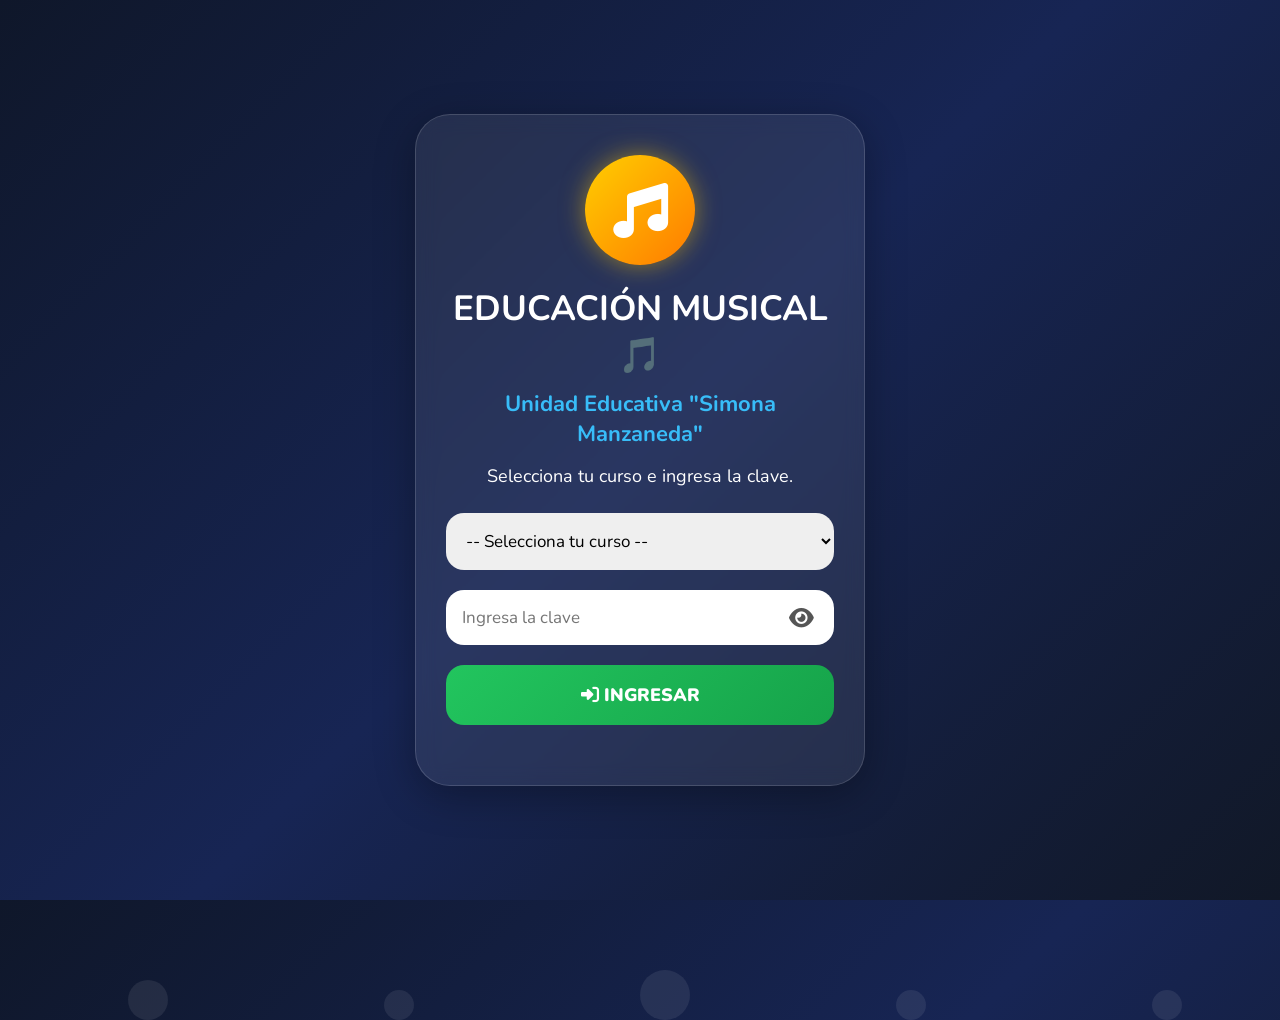
<file: index.html>
<!DOCTYPE html>
<html lang="es">

<head>

    <meta charset="UTF-8">
    <meta name="viewport" content="width=device-width, initial-scale=1.0">

    <title>
        Acceso | Educación Musical
    </title>

    <!-- CSS -->
    <link rel="stylesheet" href="estilo.css">

    <!-- ICONOS -->
    <link rel="stylesheet"
    href="https://cdnjs.cloudflare.com/ajax/libs/font-awesome/6.5.2/css/all.min.css"/>

    <!-- FUENTE -->
    <link href="https://fonts.googleapis.com/css2?family=Nunito:wght@400;700;900&display=swap" rel="stylesheet">

</head>

<body>

    <!-- FONDO -->
    <div class="background">

        <span></span>
        <span></span>
        <span></span>
        <span></span>
        <span></span>

    </div>

    <!-- LOGIN -->
    <main class="login-container">

        <div class="login-box">

            <div class="logo">

                <i class="fa-solid fa-music"></i>

            </div>

            <h1>
                EDUCACIÓN MUSICAL 🎵
            </h1>

            <h2>
                Unidad Educativa "Simona Manzaneda"
            </h2>

            <p>
                Selecciona tu curso e ingresa la clave.
            </p>

            <!-- SELECT -->
            <select id="curso">

                <option value="">
                    -- Selecciona tu curso --
                </option>

                <option value="1ro">
                    1RO PRIMARIA
                </option>

                <option value="2do">
                    2DO PRIMARIA
                </option>

                <option value="3ro">
                    3RO PRIMARIA
                </option>

                <option value="4to">
                    4TO PRIMARIA
                </option>

                <option value="5to">
                    5TO PRIMARIA
                </option>

                <option value="6to">
                    6TO PRIMARIA
                </option>

            </select>

            <!-- CLAVE -->
            <div class="password-box">

                <input type="password"
                id="clave"
                placeholder="Ingresa la clave">

                <i class="fa-solid fa-eye"
                id="iconoClave"
                onclick="mostrarClave()"></i>

            </div>

            <!-- BOTON -->
            <button onclick="ingresar()">

                <i class="fa-solid fa-right-to-bracket"></i>
                INGRESAR

            </button>

            <!-- MENSAJE -->
            <div id="mensaje"></div>

        </div>

    </main>

    <!-- JS -->
    <script src="login.js"></script>

</body>
</html>
</file>
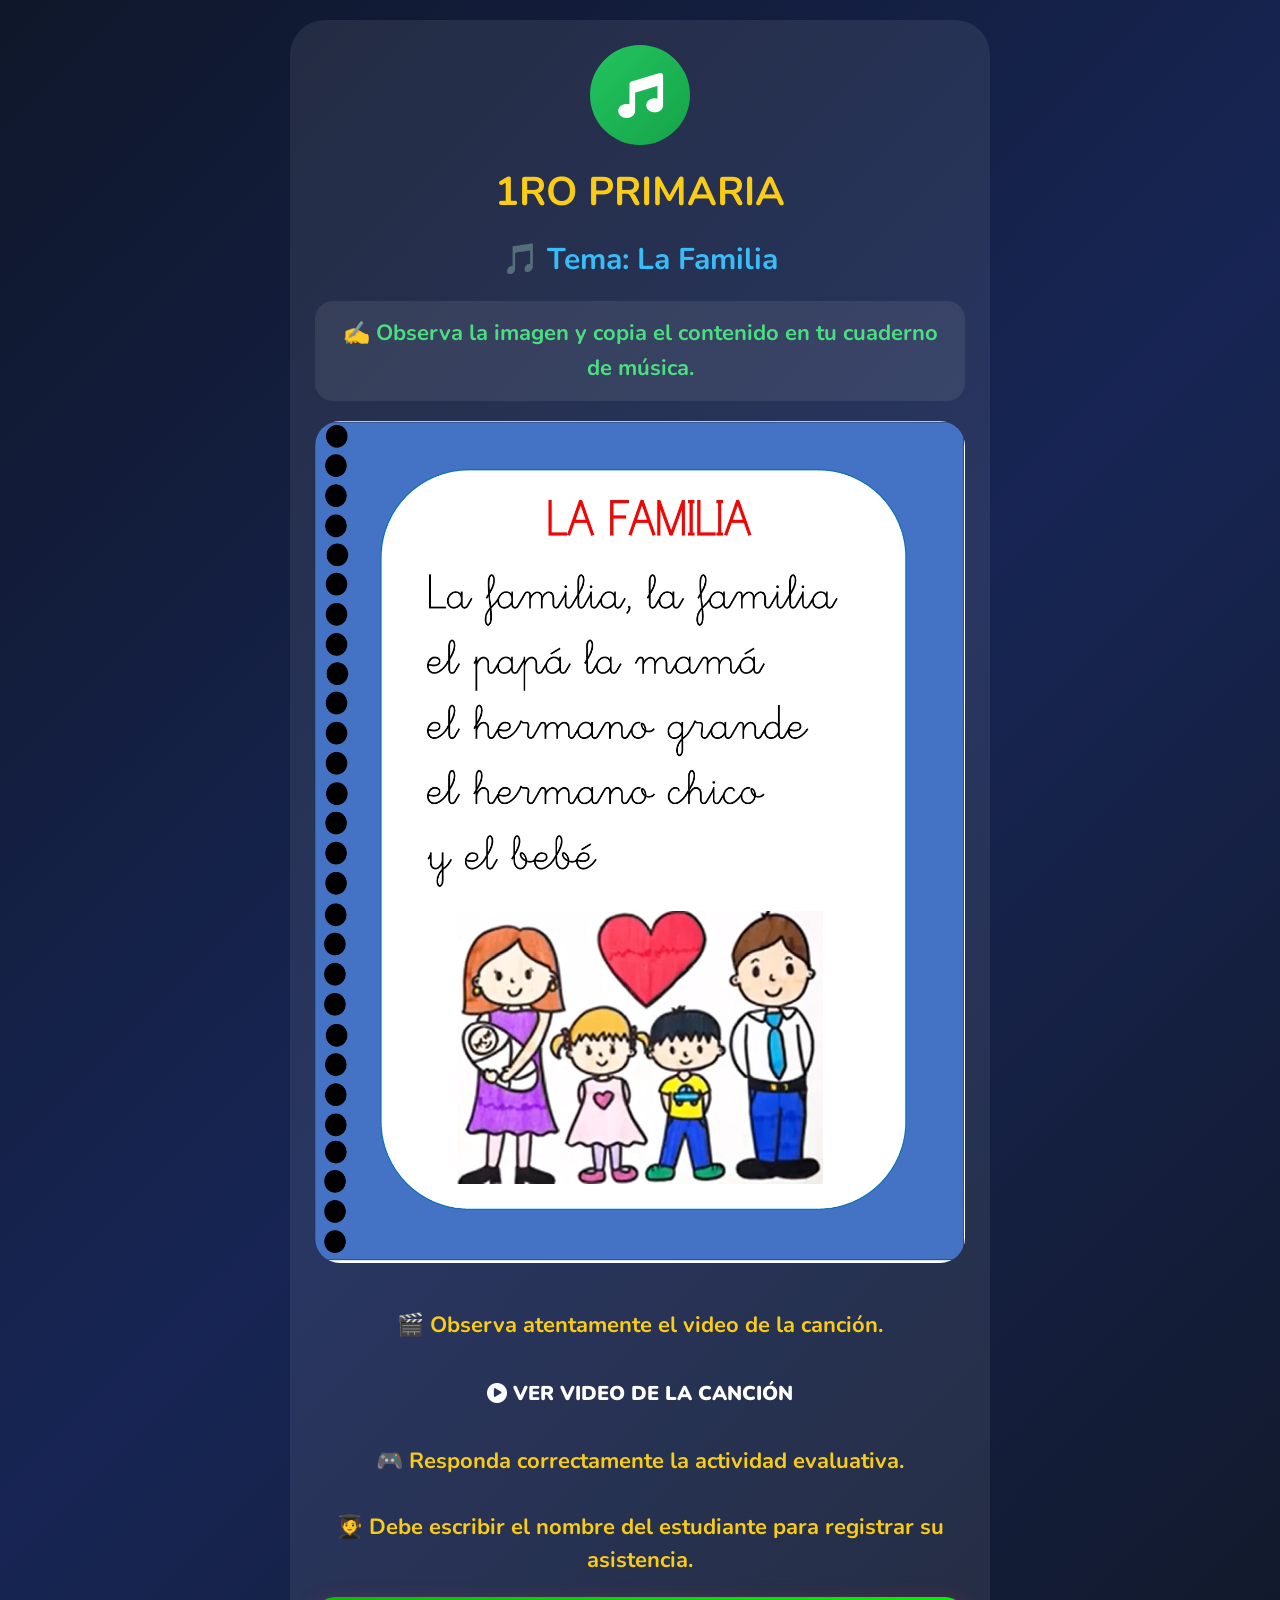
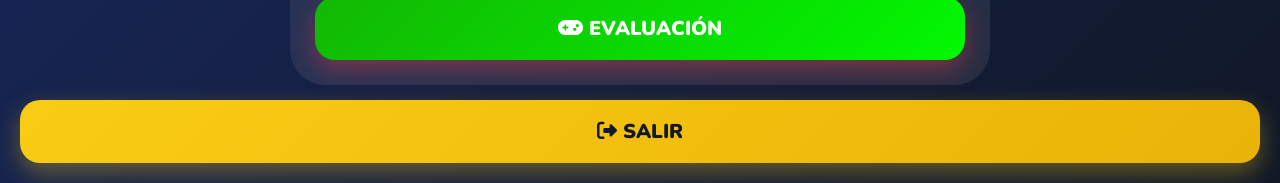
<file: 1ro.html>
<!DOCTYPE html>
<html lang="es">
<head>
    <meta charset="UTF-8">
    <meta name="viewport" content="width=device-width, initial-scale=1.0">
    <title>1RO PRIMARIA</title>
    <link rel="stylesheet" href="curso.css">
    <link rel="stylesheet"
    href="https://cdnjs.cloudflare.com/ajax/libs/font-awesome/6.5.2/css/all.min.css"/>
    <link href="https://fonts.googleapis.com/css2?family=Nunito:wght@400;700;900&display=swap" rel="stylesheet">
</head>

<body>
    <div class="container">
        <div class="card">
            <div class="icono verde">
                <i class="fa-solid fa-music"></i>
            </div>

            <h1>1RO PRIMARIA</h1>
            <h2>
            🎵 Tema: La Familia
            </h2>
            <h3>
            ✍️ Observa la imagen y copia el contenido en tu cuaderno de música.
            </h3>
            <img src="imagenes/Curso1.jpg"
            class="imagen"
            onclick="abrirImagen(this.src)">

<p>
🎬 Observa atentamente el video de la canción.
</p>

<div class="video-link">

    <a href="https://youtu.be/qru7S2wXqYM"
    target="_blank"
    class="btn video-btn">

    <i class="fa-solid fa-circle-play"></i>
    VER VIDEO DE LA CANCIÓN

    </a>

</div>

<p>
🎮 Responda correctamente la actividad evaluativa.
<br><br>
🧑‍🎓 Debe escribir el nombre del estudiante para registrar su asistencia.
</p>
            <a href="https://kahoot.it/challenge/0051938577"
            target="_blank"
            class="btn rojo">
            <i class="fa-solid fa-gamepad"></i>
            EVALUACIÓN
            </a>
        </div>
    </div>

    <!-- MODAL -->
    <div id="modalImagen" class="modal">
        <span class="cerrar" onclick="cerrarImagen()">
            &times;
        </span>
        <img class="modal-contenido" id="imgGrande">
    </div>

    <!-- BOTON SALIR -->
    <button class="btn salir"
    onclick="salirPagina()">
    <i class="fa-solid fa-right-from-bracket"></i>
    SALIR
    </button>

    <script src="curso.js"></script>

</body>
</html>
</file>
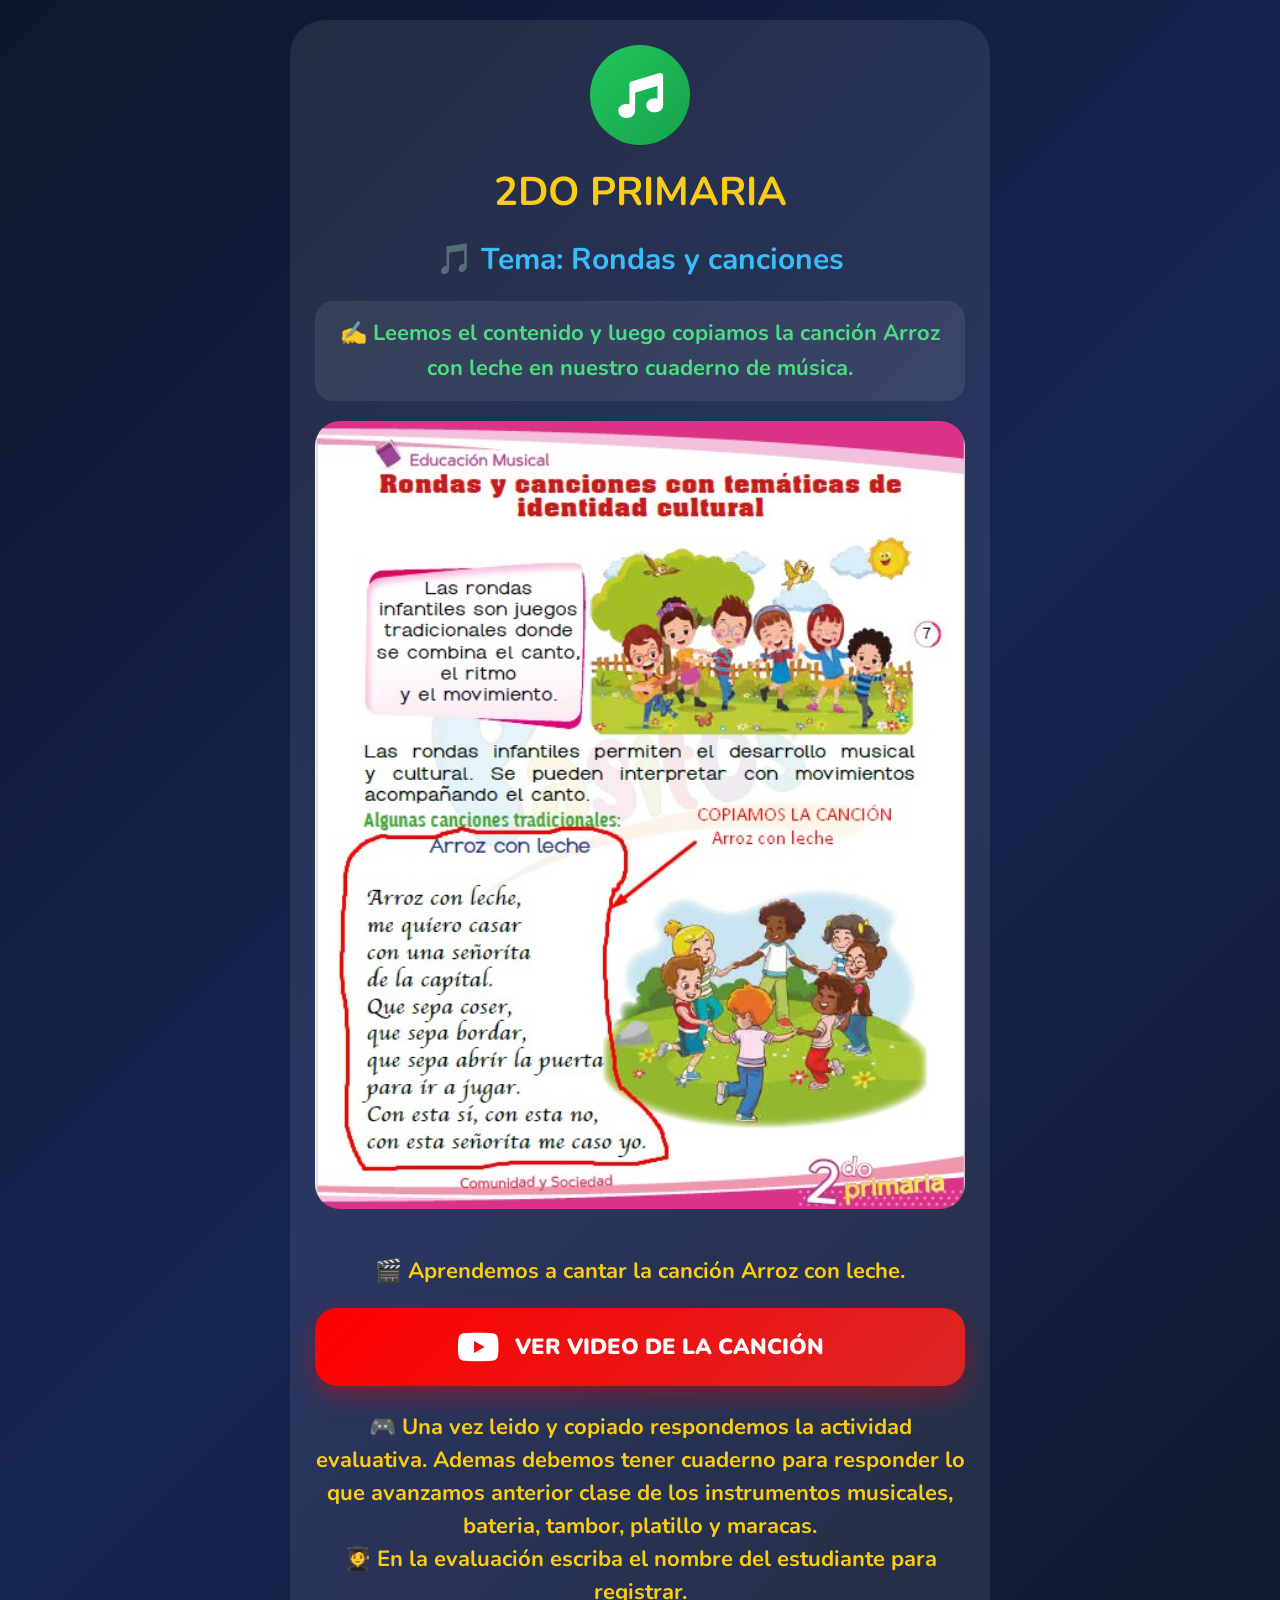
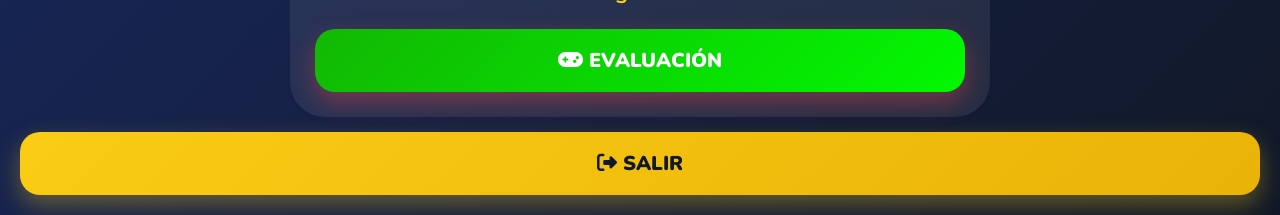
<file: 2do.html>
<!DOCTYPE html>
<html lang="es">
<head>
    <meta charset="UTF-8">
    <meta name="viewport" content="width=device-width, initial-scale=1.0">
            <!-- ================= META ANTICACHE ================= -->
    <meta http-equiv="Cache-Control" content="no-cache, no-store, must-revalidate" />
    <meta http-equiv="Pragma" content="no-cache" />
    <meta http-equiv="Expires" content="0" />
    <title>2DO PRIMARIA</title>
    <link rel="stylesheet" href="curso.css">
    <link rel="stylesheet"
    href="https://cdnjs.cloudflare.com/ajax/libs/font-awesome/6.5.2/css/all.min.css"/>
    <link href="https://fonts.googleapis.com/css2?family=Nunito:wght@400;700;900&display=swap" rel="stylesheet">
</head>

<body>
    <div class="container">
        <div class="card">
            <div class="icono verde">
                <i class="fa-solid fa-music"></i>
            </div>

            <h1>2DO PRIMARIA</h1>
            <h2>
            🎵 Tema: Rondas y canciones
            </h2>
            <h3>
            ✍️ Leemos el contenido y luego copiamos la canción Arroz con leche en nuestro cuaderno de música.
            </h3>
            <img src="imagenes/Curso2.jpg"
            class="imagen"
            onclick="abrirImagen(this.src)">

            <p>
            🎬 Aprendemos a cantar la canción Arroz con leche.
            </p>
                <div class="video-link">
                    <a href="https://youtu.be/4STiEqI4Vtk?si=DXxrOkhE9xewjBU3"
                    target="_blank"
                    class="youtube-btn">
                        <i class="fa-brands fa-youtube"></i>
                        VER VIDEO DE LA CANCIÓN
                    </a>
                </div>
            <div>
                <p>
                🎮 Una vez leido y copiado respondemos la actividad evaluativa.
                Ademas debemos tener cuaderno para responder lo que avanzamos anterior 
                clase de los instrumentos musicales, bateria, tambor, platillo y maracas.
                <br/>
                🧑‍🎓 En la evaluación escriba el nombre del estudiante para registrar.
                </p>
            </div>
            <a href="https://kahoot.it/challenge/06816204"
            target="_blank"
            class="btn rojo">
            <i class="fa-solid fa-gamepad"></i>
            EVALUACIÓN
            </a>
        </div>
    </div>

    <!-- MODAL -->
    <div id="modalImagen" class="modal">
        <span class="cerrar" onclick="cerrarImagen()">
            &times;
        </span>
        <img class="modal-contenido" id="imgGrande">
    </div>

    <!-- BOTON SALIR -->
    <button class="btn salir"
    onclick="salirPagina()">
    <i class="fa-solid fa-right-from-bracket"></i>
    SALIR
    </button>

    <script src="curso.js"></script>

</body>
</html>
</file>
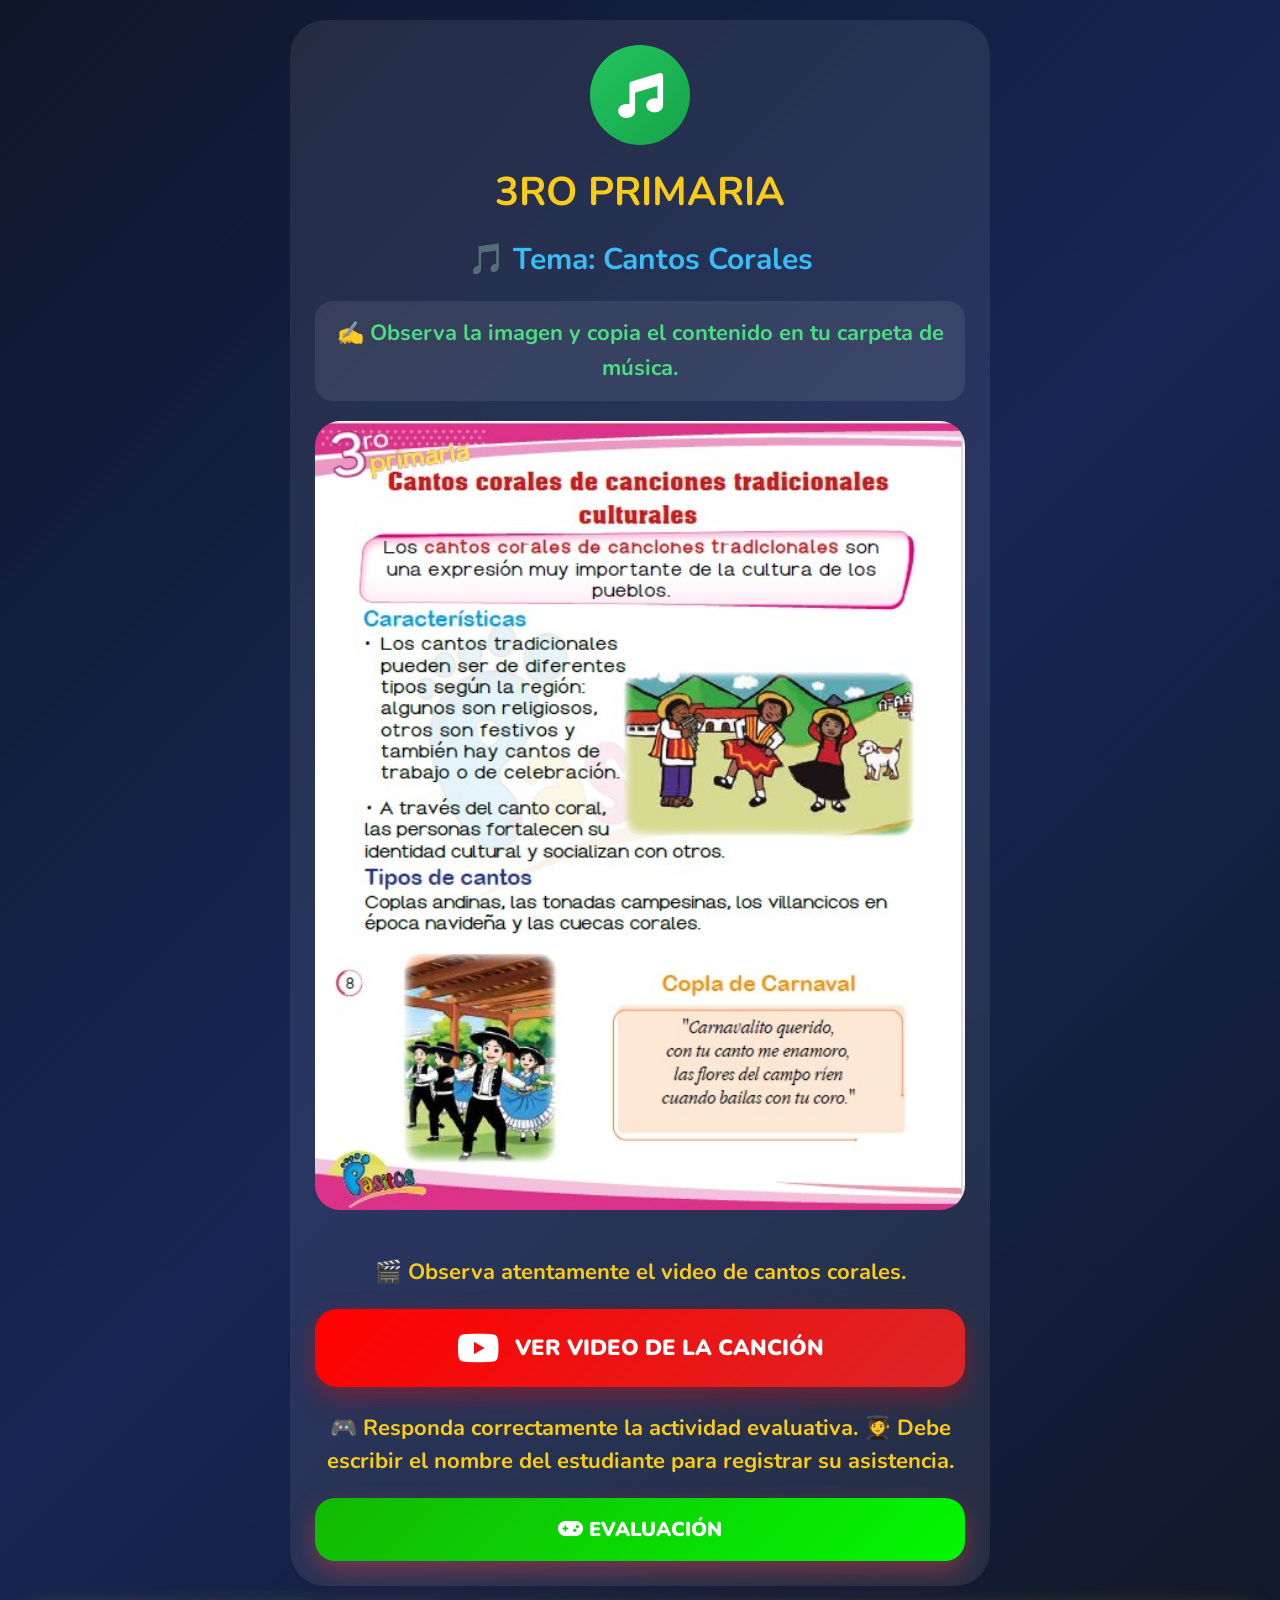
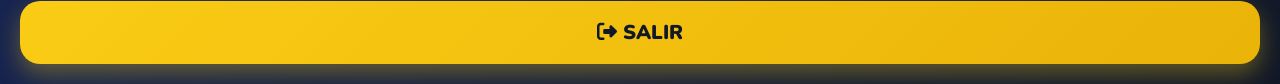
<file: 3ro.html>
<!DOCTYPE html>
<html lang="es">
<head>
    <meta charset="UTF-8">
    <meta name="viewport" content="width=device-width, initial-scale=1.0">
    <title>3RO PRIMARIA</title>
    <link rel="stylesheet" href="curso.css">
    <link rel="stylesheet"
    href="https://cdnjs.cloudflare.com/ajax/libs/font-awesome/6.5.2/css/all.min.css"/>
    <link href="https://fonts.googleapis.com/css2?family=Nunito:wght@400;700;900&display=swap" rel="stylesheet">
</head>

<body>
    <div class="container">
        <div class="card">
            <div class="icono verde">
                <i class="fa-solid fa-music"></i>
            </div>

            <h1>3RO PRIMARIA</h1>
            <h2>
            🎵 Tema: Cantos Corales
            </h2>
            <h3>
            ✍️ Observa la imagen y copia el contenido en tu carpeta de música.
            </h3>
            <img src="imagenes/Curso3.jpg"
            class="imagen"
            onclick="abrirImagen(this.src)">

            <p>
            🎬 Observa atentamente el video de cantos corales.
            </p>
                <div class="video-link">
                    <a href="https://youtu.be/leyvgV8Idjs?si=JdSGHngVf72xb926"
                    target="_blank"
                    class="youtube-btn">
                        <i class="fa-brands fa-youtube"></i>
                        VER VIDEO DE LA CANCIÓN
                    </a>
                </div>
            <div>
                <p>
                🎮 Responda correctamente la actividad evaluativa.
                🧑‍🎓 Debe escribir el nombre del estudiante para registrar su asistencia.
                </p>
            </div>
            <a href="https://kahoot.it/challenge/0316586"
            target="_blank"
            class="btn rojo">
            <i class="fa-solid fa-gamepad"></i>
            EVALUACIÓN
            </a>
        </div>
    </div>

    <!-- MODAL -->
    <div id="modalImagen" class="modal">
        <span class="cerrar" onclick="cerrarImagen()">
            &times;
        </span>
        <img class="modal-contenido" id="imgGrande">
    </div>

    <!-- BOTON SALIR -->
    <button class="btn salir"
    onclick="salirPagina()">
    <i class="fa-solid fa-right-from-bracket"></i>
    SALIR
    </button>

    <script src="curso.js"></script>

</body>
</html>
</file>
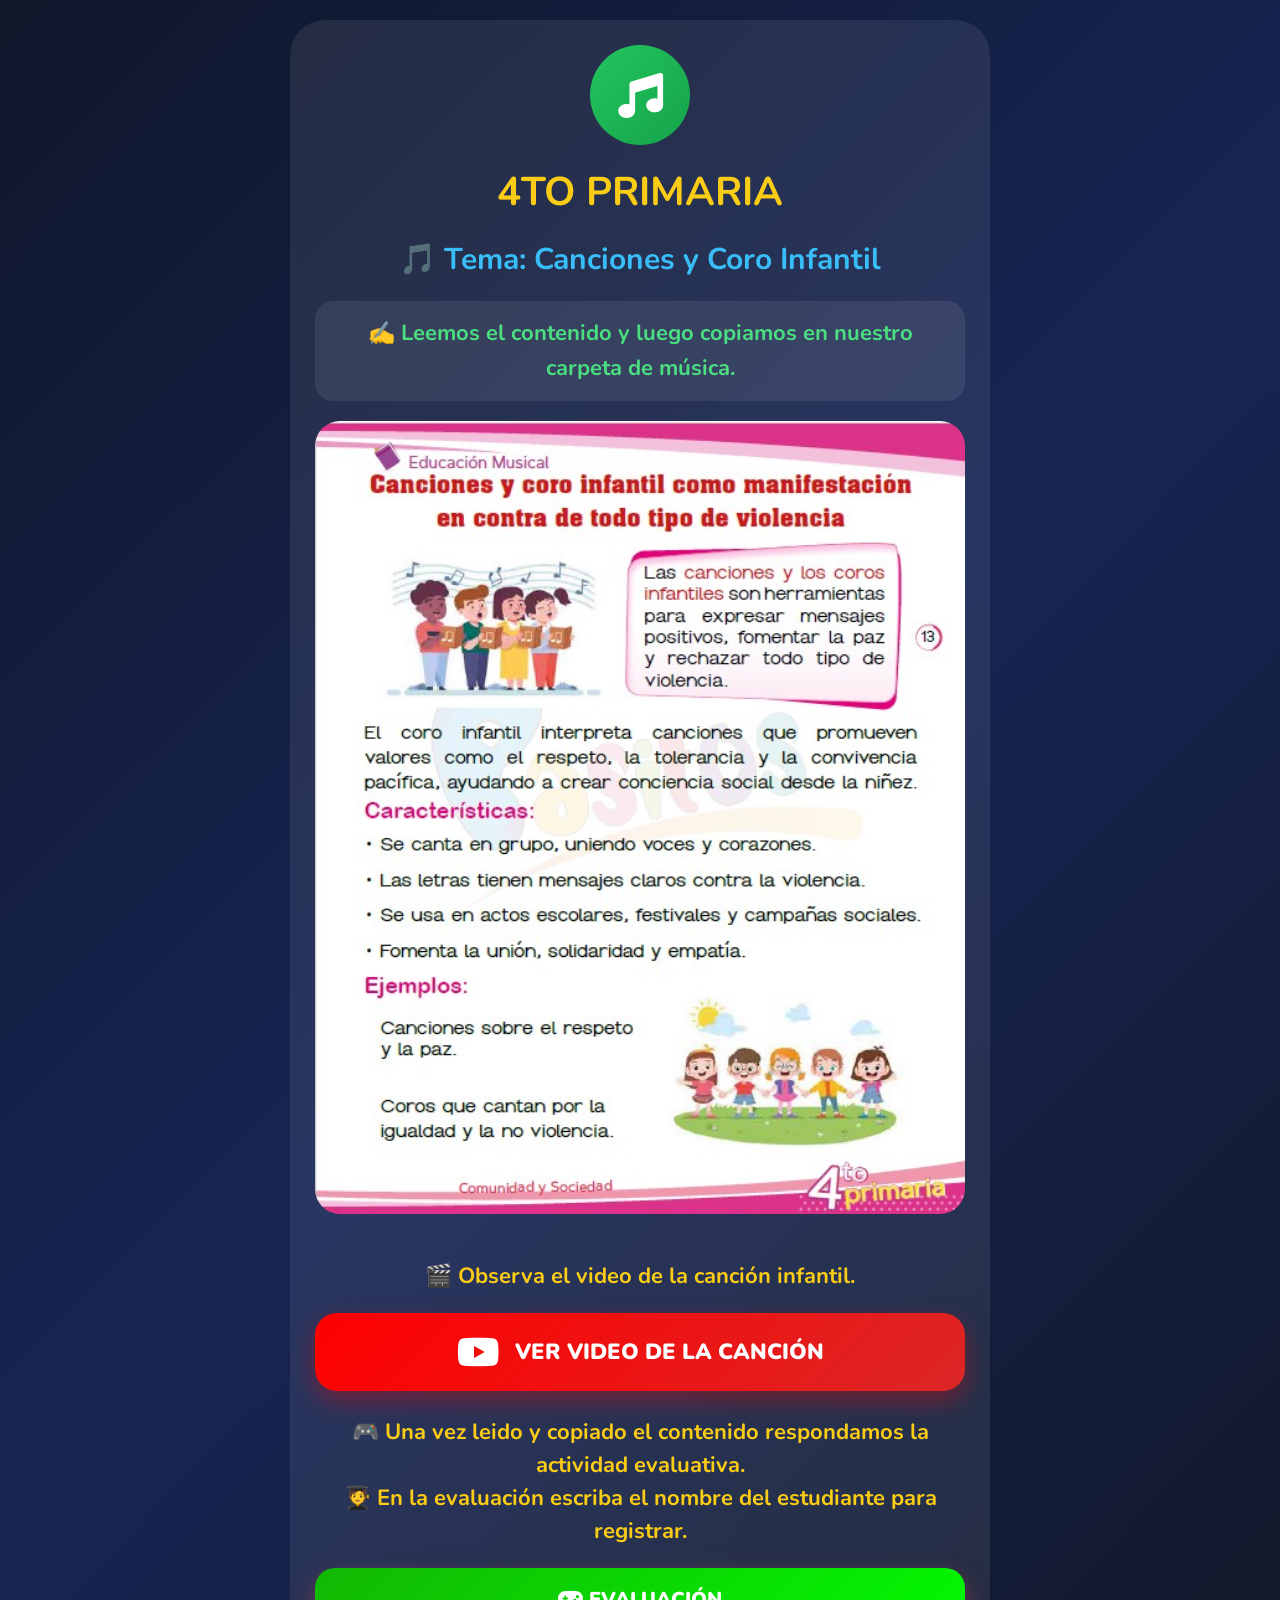
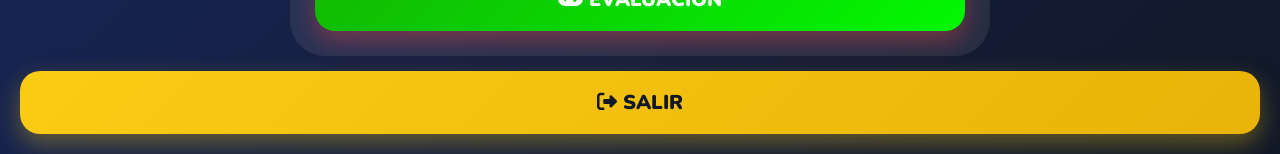
<file: 4to.html>
<!DOCTYPE html>
<html lang="es">
<head>
    <meta charset="UTF-8">
    <meta name="viewport" content="width=device-width, initial-scale=1.0">
            <!-- ================= META ANTICACHE ================= -->
    <meta http-equiv="Cache-Control" content="no-cache, no-store, must-revalidate" />
    <meta http-equiv="Pragma" content="no-cache" />
    <meta http-equiv="Expires" content="0" />
    <title>4TO PRIMARIA</title>
    <link rel="stylesheet" href="curso.css">
    <link rel="stylesheet"
    href="https://cdnjs.cloudflare.com/ajax/libs/font-awesome/6.5.2/css/all.min.css"/>
    <link href="https://fonts.googleapis.com/css2?family=Nunito:wght@400;700;900&display=swap" rel="stylesheet">
</head>

<body>
    <div class="container">
        <div class="card">
            <div class="icono verde">
                <i class="fa-solid fa-music"></i>
            </div>

            <h1>4TO PRIMARIA</h1>
            <h2>
            🎵 Tema: Canciones y Coro Infantil
            </h2>
            <h3>
            ✍️ Leemos el contenido y luego copiamos en nuestro carpeta de música.
            </h3>
            <img src="imagenes/Curso4.jpg"
            class="imagen"
            onclick="abrirImagen(this.src)">

            <p>
            🎬 Observa el video de la canción infantil.
            </p>
                <div class="video-link">
                    <a href="https://youtu.be/p1PdRurXKrE?si=G9V1zbDxjv94bMYN"
                    target="_blank"
                    class="youtube-btn">
                        <i class="fa-brands fa-youtube"></i>
                        VER VIDEO DE LA CANCIÓN
                    </a>
                </div>
            <div>
                <p>
                🎮 Una vez leido y copiado el contenido respondamos la actividad evaluativa.
                <br/>
                🧑‍🎓 En la evaluación escriba el nombre del estudiante para registrar.
                </p>
            </div>
            <a href="https://kahoot.it/challenge/03049313"
            target="_blank"
            class="btn rojo">
            <i class="fa-solid fa-gamepad"></i>
            EVALUACIÓN
            </a>
        </div>
    </div>

    <!-- MODAL -->
    <div id="modalImagen" class="modal">
        <span class="cerrar" onclick="cerrarImagen()">
            &times;
        </span>
        <img class="modal-contenido" id="imgGrande">
    </div>

    <!-- BOTON SALIR -->
    <button class="btn salir"
    onclick="salirPagina()">
    <i class="fa-solid fa-right-from-bracket"></i>
    SALIR
    </button>

    <script src="curso.js"></script>

</body>
</html>
</file>
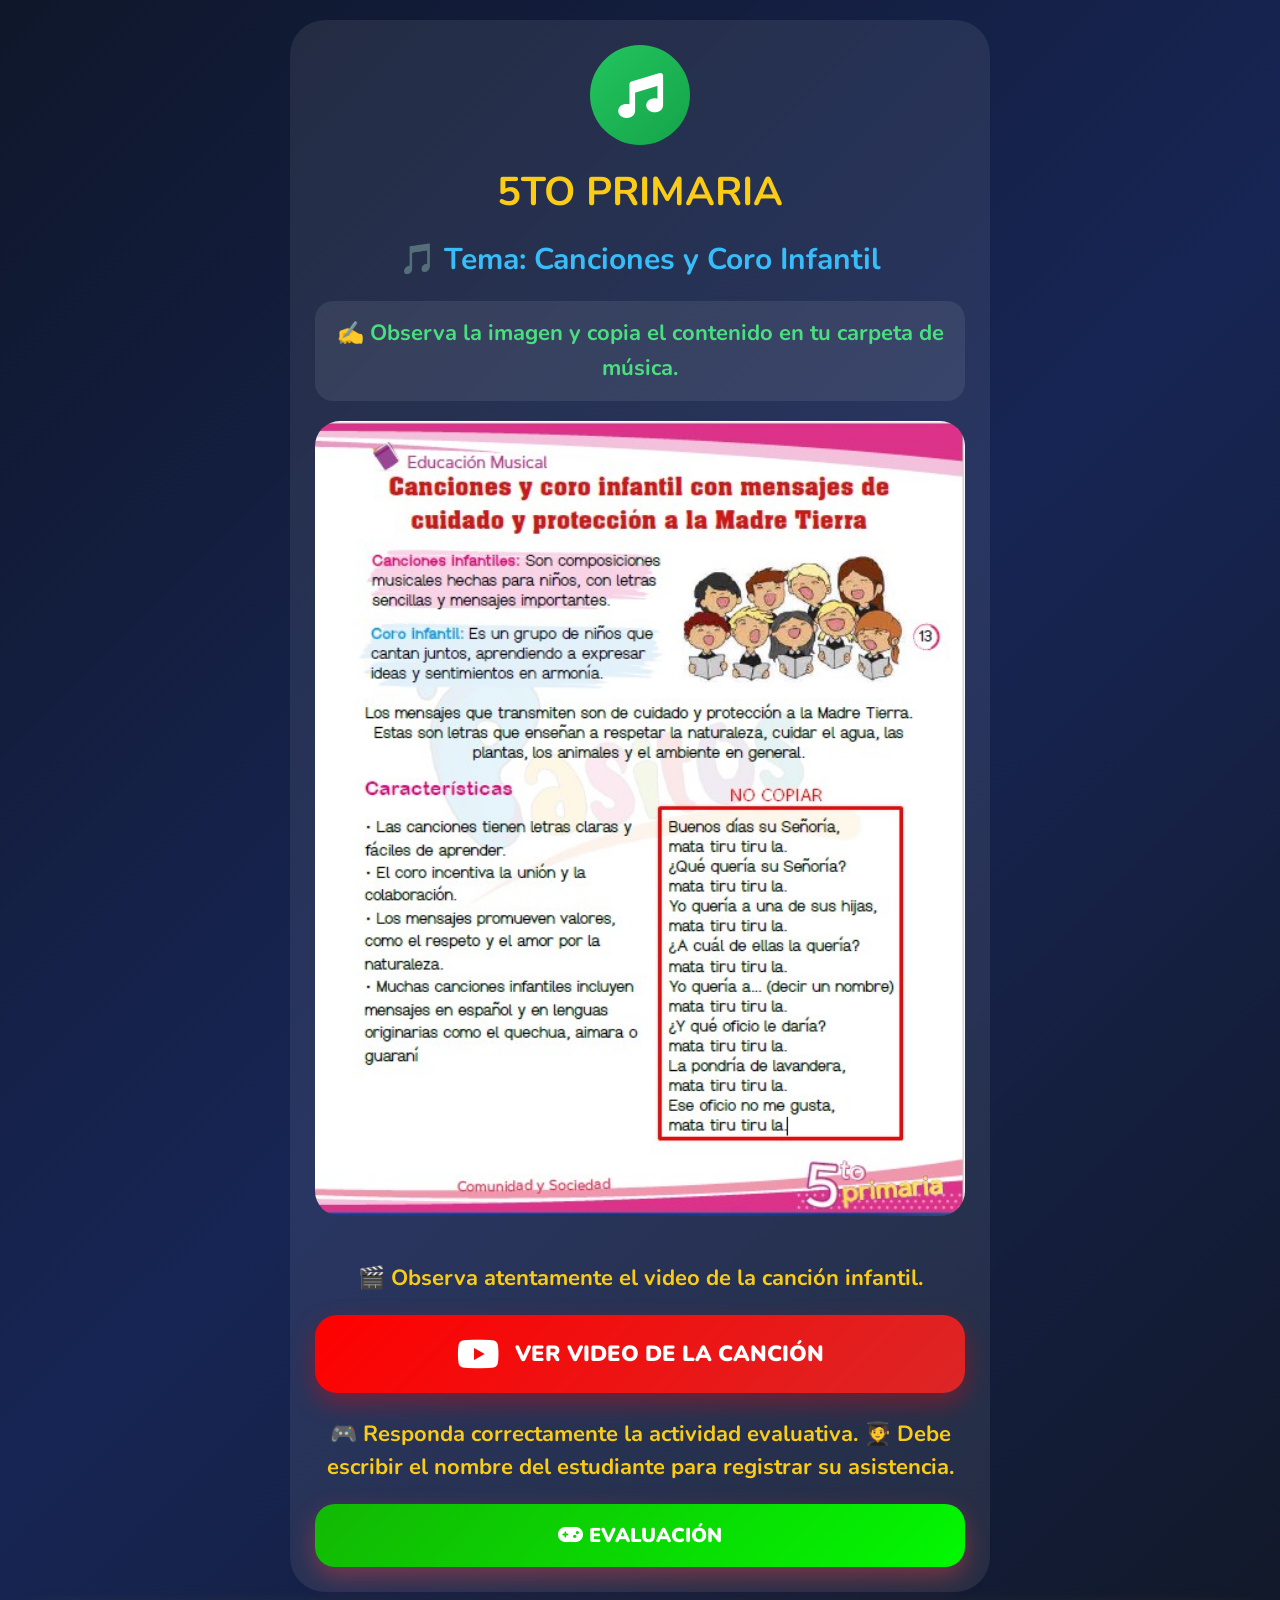
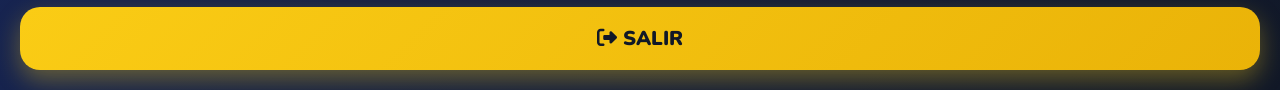
<file: 5to.html>
<!DOCTYPE html>
<html lang="es">
<head>
    <meta charset="UTF-8">
    <meta name="viewport" content="width=device-width, initial-scale=1.0">
    <title>5TO PRIMARIA</title>
    <link rel="stylesheet" href="curso.css">
    <link rel="stylesheet"
    href="https://cdnjs.cloudflare.com/ajax/libs/font-awesome/6.5.2/css/all.min.css"/>
    <link href="https://fonts.googleapis.com/css2?family=Nunito:wght@400;700;900&display=swap" rel="stylesheet">
</head>

<body>
    <div class="container">
        <div class="card">
            <div class="icono verde">
                <i class="fa-solid fa-music"></i>
            </div>

            <h1>5TO PRIMARIA</h1>
            <h2>
            🎵 Tema: Canciones y Coro Infantil
            </h2>
            <h3>
            ✍️ Observa la imagen y copia el contenido en tu carpeta de música.
            </h3>
            <img src="imagenes/Curso5.jpg"
            class="imagen"
            onclick="abrirImagen(this.src)">

            <p>
            🎬 Observa atentamente el video de la canción infantil.
            </p>
                <div class="video-link">
                    <a href="https://youtu.be/OsEjyovhrdk?si=v0LZ3fOgrxDEdXQH"
                    target="_blank"
                    class="youtube-btn">
                        <i class="fa-brands fa-youtube"></i>
                        VER VIDEO DE LA CANCIÓN
                    </a>
                </div>
            <div>
                <p>
                🎮 Responda correctamente la actividad evaluativa.
                🧑‍🎓 Debe escribir el nombre del estudiante para registrar su asistencia.
                </p>
            </div>
            <a href="https://kahoot.it/challenge/07615367"
            target="_blank"
            class="btn rojo">
            <i class="fa-solid fa-gamepad"></i>
            EVALUACIÓN
            </a>
        </div>
    </div>

    <!-- MODAL -->
    <div id="modalImagen" class="modal">
        <span class="cerrar" onclick="cerrarImagen()">
            &times;
        </span>
        <img class="modal-contenido" id="imgGrande">
    </div>

    <!-- BOTON SALIR -->
    <button class="btn salir"
    onclick="salirPagina()">
    <i class="fa-solid fa-right-from-bracket"></i>
    SALIR
    </button>

    <script src="curso.js"></script>

</body>
</html>
</file>
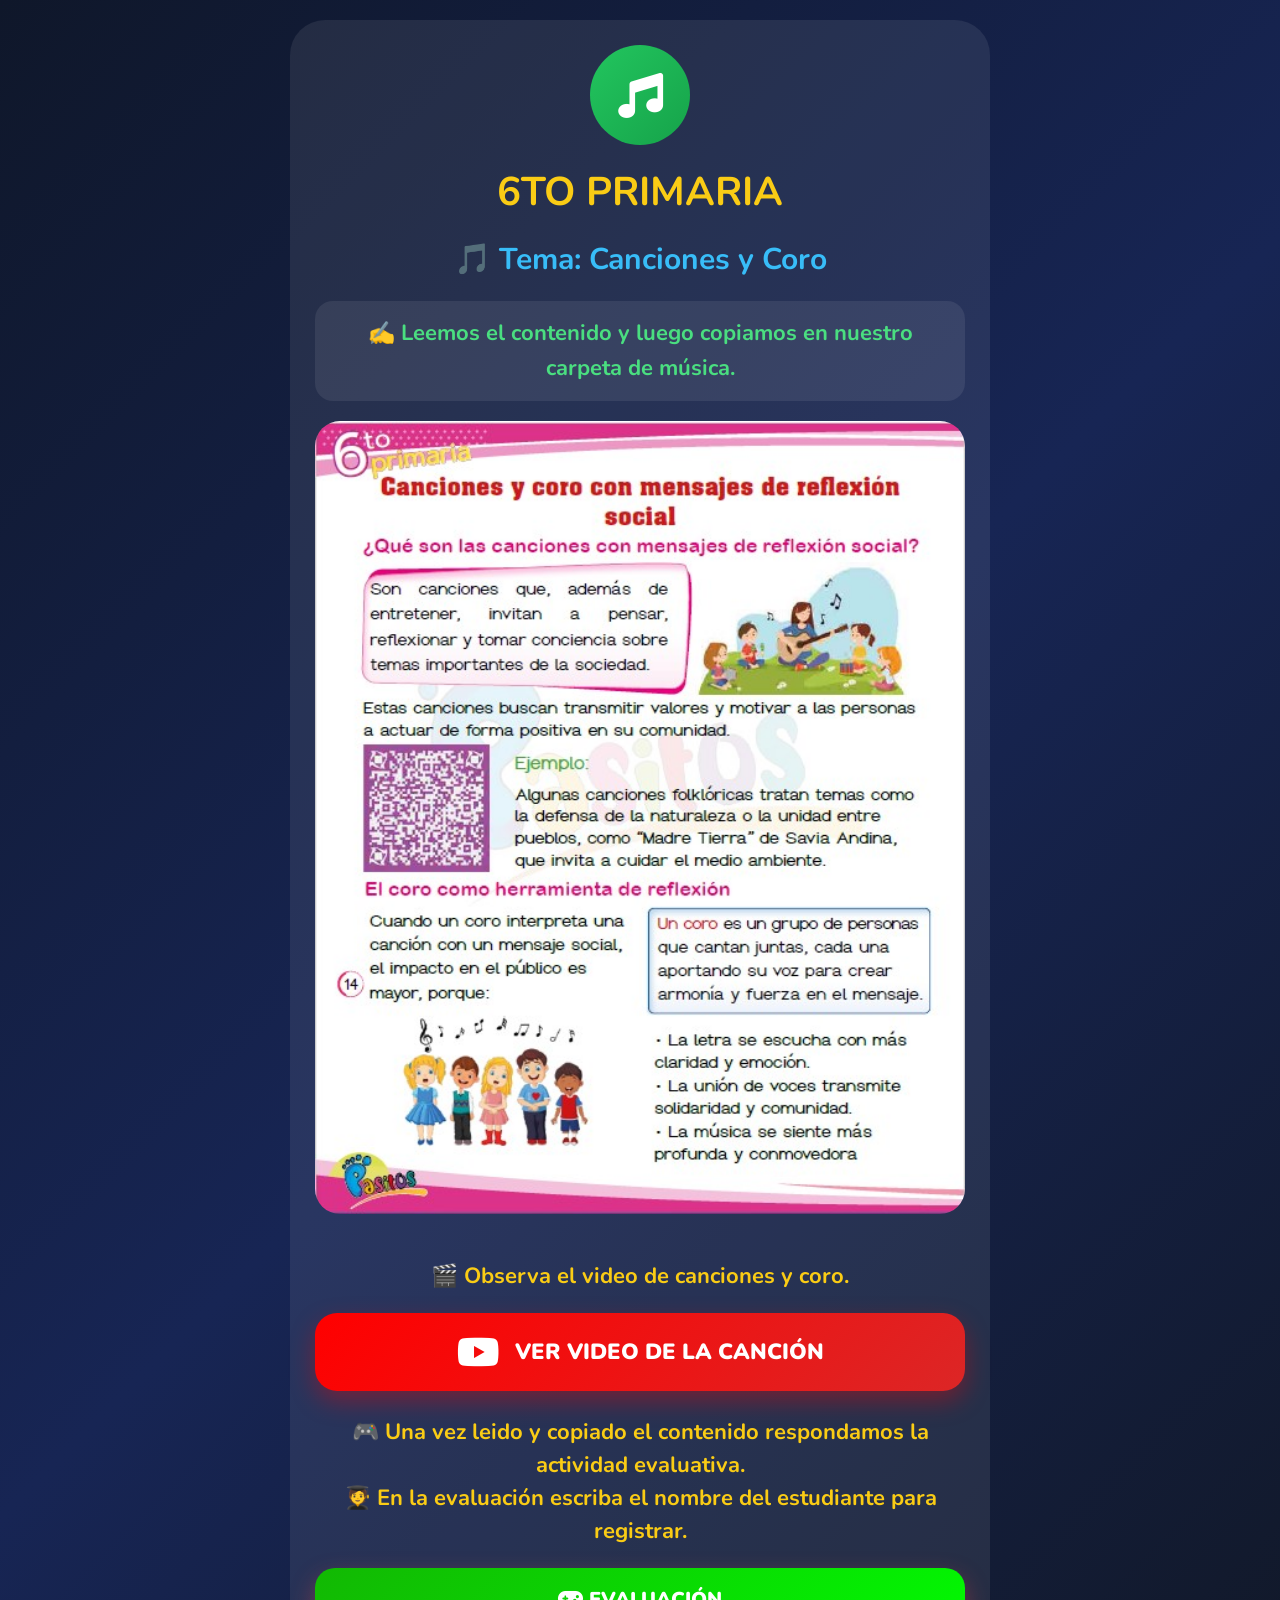
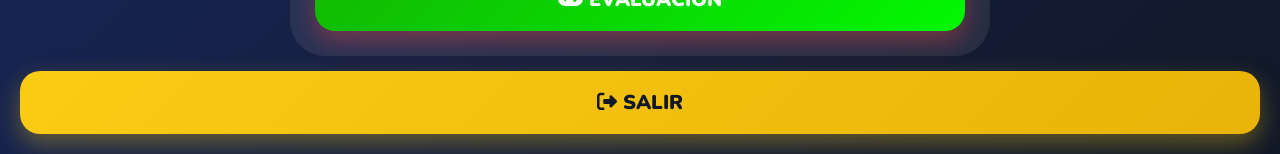
<file: 6to.html>
<!DOCTYPE html>
<html lang="es">
<head>
    <meta charset="UTF-8">
    <meta name="viewport" content="width=device-width, initial-scale=1.0">
            <!-- ================= META ANTICACHE ================= -->
    <meta http-equiv="Cache-Control" content="no-cache, no-store, must-revalidate" />
    <meta http-equiv="Pragma" content="no-cache" />
    <meta http-equiv="Expires" content="0" />
    <title>6TO PRIMARIA</title>
    <link rel="stylesheet" href="curso.css">
    <link rel="stylesheet"
    href="https://cdnjs.cloudflare.com/ajax/libs/font-awesome/6.5.2/css/all.min.css"/>
    <link href="https://fonts.googleapis.com/css2?family=Nunito:wght@400;700;900&display=swap" rel="stylesheet">
</head>

<body>
    <div class="container">
        <div class="card">
            <div class="icono verde">
                <i class="fa-solid fa-music"></i>
            </div>

            <h1>6TO PRIMARIA</h1>
            <h2>
            🎵 Tema: Canciones y Coro
            </h2>
            <h3>
            ✍️ Leemos el contenido y luego copiamos en nuestro carpeta de música.
            </h3>
            <img src="imagenes/Curso6.jpg"
            class="imagen"
            onclick="abrirImagen(this.src)">

            <p>
            🎬 Observa el video de canciones y coro.
            </p>
                <div class="video-link">
                    <a href="https://youtu.be/eZVRV3Kt36E?si=F5X7TT8lRYeeKswk"
                    target="_blank"
                    class="youtube-btn">
                        <i class="fa-brands fa-youtube"></i>
                        VER VIDEO DE LA CANCIÓN
                    </a>
                </div>
            <div>
                <p>
                🎮 Una vez leido y copiado el contenido respondamos la actividad evaluativa.
                <br/>
                🧑‍🎓 En la evaluación escriba el nombre del estudiante para registrar.
                </p>
            </div>
            <a href="https://kahoot.it/challenge/07962978"
            target="_blank"
            class="btn rojo">
            <i class="fa-solid fa-gamepad"></i>
            EVALUACIÓN
            </a>
        </div>
    </div>

    <!-- MODAL -->
    <div id="modalImagen" class="modal">
        <span class="cerrar" onclick="cerrarImagen()">
            &times;
        </span>
        <img class="modal-contenido" id="imgGrande">
    </div>

    <!-- BOTON SALIR -->
    <button class="btn salir"
    onclick="salirPagina()">
    <i class="fa-solid fa-right-from-bracket"></i>
    SALIR
    </button>

    <script src="curso.js"></script>

</body>
</html>
</file>
<file: estilo.css>
*{
    margin:0;
    padding:0;
    box-sizing:border-box;
    font-family:'Nunito', sans-serif;
}

body{
    background:linear-gradient(135deg,#0f172a,#172554,#111827);
    min-height:100vh;
    overflow-x:hidden;
    color:white;
    position:relative;
}

/* FONDO */

.background span{
    position:absolute;
    width:30px;
    height:30px;
    background:rgba(255,255,255,0.08);
    border-radius:50%;
    animation:flotar 15s linear infinite;
    bottom:-120px;
}

.background span:nth-child(1){
    left:10%;
    width:40px;
    height:40px;
}

.background span:nth-child(2){
    left:30%;
}

.background span:nth-child(3){
    left:50%;
    width:50px;
    height:50px;
}

.background span:nth-child(4){
    left:70%;
}

.background span:nth-child(5){
    left:90%;
}

@keyframes flotar{

    0%{
        transform:translateY(0) rotate(0deg);
        opacity:0;
    }

    30%{
        opacity:1;
    }

    100%{
        transform:translateY(-120vh) rotate(360deg);
        opacity:0;
    }

}

/* LOGIN */

.login-container{
    width:100%;
    min-height:100vh;
    display:flex;
    justify-content:center;
    align-items:center;
    padding:20px;
}

.login-box{
    width:100%;
    max-width:450px;
    background:rgba(255,255,255,0.08);
    backdrop-filter:blur(10px);
    border:1px solid rgba(255,255,255,0.15);
    border-radius:35px;
    padding:40px 30px;
    text-align:center;
    box-shadow:0 10px 40px rgba(0,0,0,.3);
}

.logo{
    width:110px;
    height:110px;
    margin:auto;
    border-radius:50%;
    background:linear-gradient(135deg,#ffce00,#ff7b00);
    display:flex;
    align-items:center;
    justify-content:center;
    font-size:55px;
    margin-bottom:20px;
    box-shadow:0 0 25px rgba(255,200,0,.5);
}

h1{
    font-size:35px;
    margin-bottom:10px;
}

h2{
    color:#38bdf8;
    margin-bottom:15px;
    font-size:22px;
}

p{
    margin-bottom:25px;
    font-size:18px;
}

/* INPUT */

select,
input{
    width:100%;
    padding:16px;
    border:none;
    border-radius:18px;
    margin-bottom:20px;
    font-size:17px;
    outline:none;
}

button{
    width:100%;
    padding:18px;
    border:none;
    border-radius:18px;
    background:linear-gradient(135deg,#22c55e,#16a34a);
    color:white;
    font-size:18px;
    font-weight:900;
    cursor:pointer;
    transition:.3s;
}

button:hover{
    transform:scale(1.03);
}

#mensaje{
    margin-top:20px;
    font-size:18px;
    color:#f87171;
}

/* RESPONSIVE */

@media(max-width:480px){

    .login-box{
        padding:30px 20px;
    }

    h1{
        font-size:28px;
    }

    h2{
        font-size:18px;
    }

}
/* PASSWORD */

.password-box{
    position:relative;
    width:100%;
    margin-bottom:20px;
}

.password-box input{
    margin-bottom:0;
    padding-right:55px;
}

.password-box i{
    position:absolute;
    right:20px;
    top:50%;
    transform:translateY(-50%);
    color:#555;
    font-size:22px;
    cursor:pointer;
}
</file>
<file: curso.css>
*{
    margin:0;
    padding:0;
    box-sizing:border-box;
    font-family:'Nunito', sans-serif;
}

body{
    background:linear-gradient(135deg,#0f172a,#172554,#111827);
    min-height:100vh;
    color:white;
    padding:20px;
}

.container{
    width:100%;
    display:flex;
    justify-content:center;
    align-items:center;
}

.card{
    width:100%;
    max-width:700px;
    background:rgba(255,255,255,0.08);
    border-radius:35px;
    padding:25px;
    text-align:center;
}

.icono{
    width:100px;
    height:100px;
    border-radius:50%;
    margin:auto;
    display:flex;
    align-items:center;
    justify-content:center;
    font-size:45px;
    margin-bottom:20px;
}

.verde{
    background:linear-gradient(135deg,#22c55e,#16a34a);
}

h1{
    font-size:40px;
    margin-bottom:20px;
    color:#facc15;
}

.imagen{
    width:100%;
    border-radius:25px;
    cursor:pointer;
    margin-bottom:20px;
}

/* TEMA */

h2{
    font-size:30px;
    margin-bottom:20px;
    color:#38bdf8;
    line-height:1.4;
}

/* INDICACIONES */

h3{
    font-size:22px;
    margin-bottom:20px;
    color:#4ade80;
    background:rgba(255,255,255,0.08);
    padding:15px;
    border-radius:18px;
    line-height:1.6;
}

/* TEXTO VIDEO Y ACTIVIDAD */

p{
    font-size:22px;
    margin-top:20px;
    margin-bottom:20px;
    color:#facc15;
    font-weight:700;
    line-height:1.5;
}

.video-box iframe{
    width:100%;
    height:350px;
    border:none;
    border-radius:25px;
    margin-bottom:20px;
}

.btn{
    display:block;
    width:100%;
    padding:18px;
    border-radius:20px;
    text-decoration:none;
    color:white;
    font-size:20px;
    font-weight:900;
    transition:.3s;
    border:none;
    cursor:pointer;
}

.btn:hover{
    transform:scale(1.03);
}

.rojo{
    background:linear-gradient(135deg,#12b803,#02f802);
    box-shadow:0 10px 25px rgba(239,68,68,.4);
}

/* MODAL */

.modal{
    display:none;
    position:fixed;
    z-index:9999;
    left:0;
    top:0;
    width:100%;
    height:100%;
    background:rgba(0,0,0,.95);
}

.modal-contenido{
    margin:auto;
    display:block;
    width:95%;
    max-width:1000px;
    margin-top:30px;
    border-radius:20px;
}

.cerrar{
    position:absolute;
    top:10px;
    right:30px;
    font-size:50px;
    cursor:pointer;
}

/* CELULAR */

@media(max-width:768px){

    h1{
        font-size:30px;
    }

    p{
        font-size:20px;
    }

    .video-box iframe{
        height:230px;
    }

}

@media(max-width:480px){

    .video-box iframe{
        height:200px;
    }

    .btn{
        font-size:17px;
    }

}
/* BOTON SALIR */

.salir{
    width:100%;
    border:none;
    margin-top:15px;
    background:linear-gradient(135deg,#facc15,#eab308);
    color:#111827;
    cursor:pointer;
    box-shadow:0 10px 25px rgba(250,204,21,.35);
}

/* BOTON YOUTUBE */

.youtube-btn{
    width:100%;
    display:flex;
    justify-content:center;
    align-items:center;
    gap:15px;
    padding:20px;
    border-radius:22px;
    text-decoration:none;
    background:linear-gradient(135deg,#ff0000,#dc2626);
    color:white;
    font-size:22px;
    font-weight:900;
    transition:.3s;
    box-shadow:0 10px 25px rgba(255,0,0,.35);
    margin-bottom:25px;
}

.youtube-btn:hover{
    transform:scale(1.03);
}

.youtube-btn i{
    font-size:38px;
}

/* CELULAR */

@media(max-width:768px){

    .youtube-btn{
        font-size:18px;
        padding:18px;
    }

    .youtube-btn i{
        font-size:30px;
    }

}
</file>
